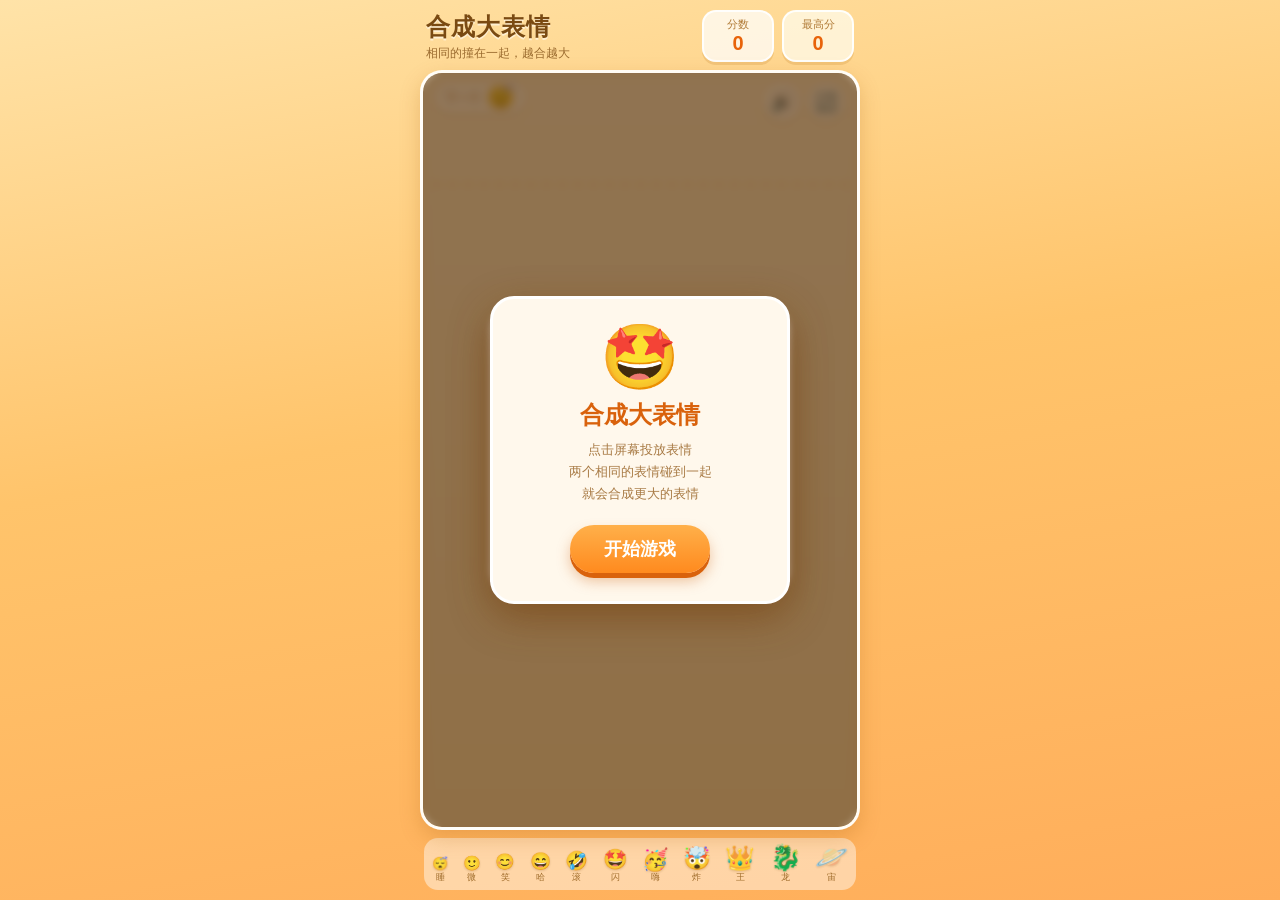
<file: emoji-game/index.html>
<!DOCTYPE html>
<html lang="zh-CN">
<head>
<meta charset="UTF-8">
<meta name="viewport" content="width=device-width, initial-scale=1.0, maximum-scale=1.0, user-scalable=no, viewport-fit=cover">
<meta name="theme-color" content="#ffb74d">
<title>合成大表情</title>
<meta name="description" content="相同的表情撞在一起，越合越大！一个轻松上头的物理合成小游戏。">
<link rel="icon" href="favicon.svg" type="image/svg+xml">
<link rel="stylesheet" href="style.css">
</head>
<body>
<div class="app">
  <header class="hud">
    <div class="hud-left">
      <div class="title">合成大表情</div>
      <div class="subtitle">相同的撞在一起，越合越大</div>
    </div>
    <div class="scores">
      <div class="score-box">
        <span class="score-label">分数</span>
        <span class="score-value" id="score">0</span>
      </div>
      <div class="score-box best">
        <span class="score-label">最高分</span>
        <span class="score-value" id="best">0</span>
      </div>
    </div>
  </header>

  <main class="stage">
    <canvas id="game"></canvas>

    <div class="next-chip">
      <span class="next-label">下一个</span>
      <span class="next-emoji" id="nextEmoji">😴</span>
    </div>

    <button class="icon-btn sound-btn" id="soundBtn" aria-label="音效开关" title="音效开关">
      <span id="soundIcon">🔊</span>
    </button>
    <button class="icon-btn restart-btn" id="restartBtn" aria-label="重新开始" title="重新开始">
      <span>🔄</span>
    </button>

    <div class="overlay" id="overlay">
      <div class="modal">
        <div class="modal-emoji">🎉</div>
        <h2 class="modal-title">游戏结束</h2>
        <p class="modal-line">本局得分 <b id="finalScore">0</b></p>
        <p class="modal-line sub">最高分 <b id="finalBest">0</b></p>
        <button class="primary-btn" id="againBtn">再来一局</button>
      </div>
    </div>

    <div class="overlay start" id="startOverlay">
      <div class="modal">
        <div class="modal-emoji big">🤩</div>
        <h2 class="modal-title">合成大表情</h2>
        <p class="modal-line sub">点击屏幕投放表情<br>两个相同的表情碰到一起<br>就会合成更大的表情</p>
        <button class="primary-btn" id="startBtn">开始游戏</button>
      </div>
    </div>
  </main>

  <footer class="foot">
    <div class="legend" id="legend"></div>
  </footer>
</div>
<script src="matter.min.js"></script>
<script src="game.js"></script>
</body>
</html>
</file>
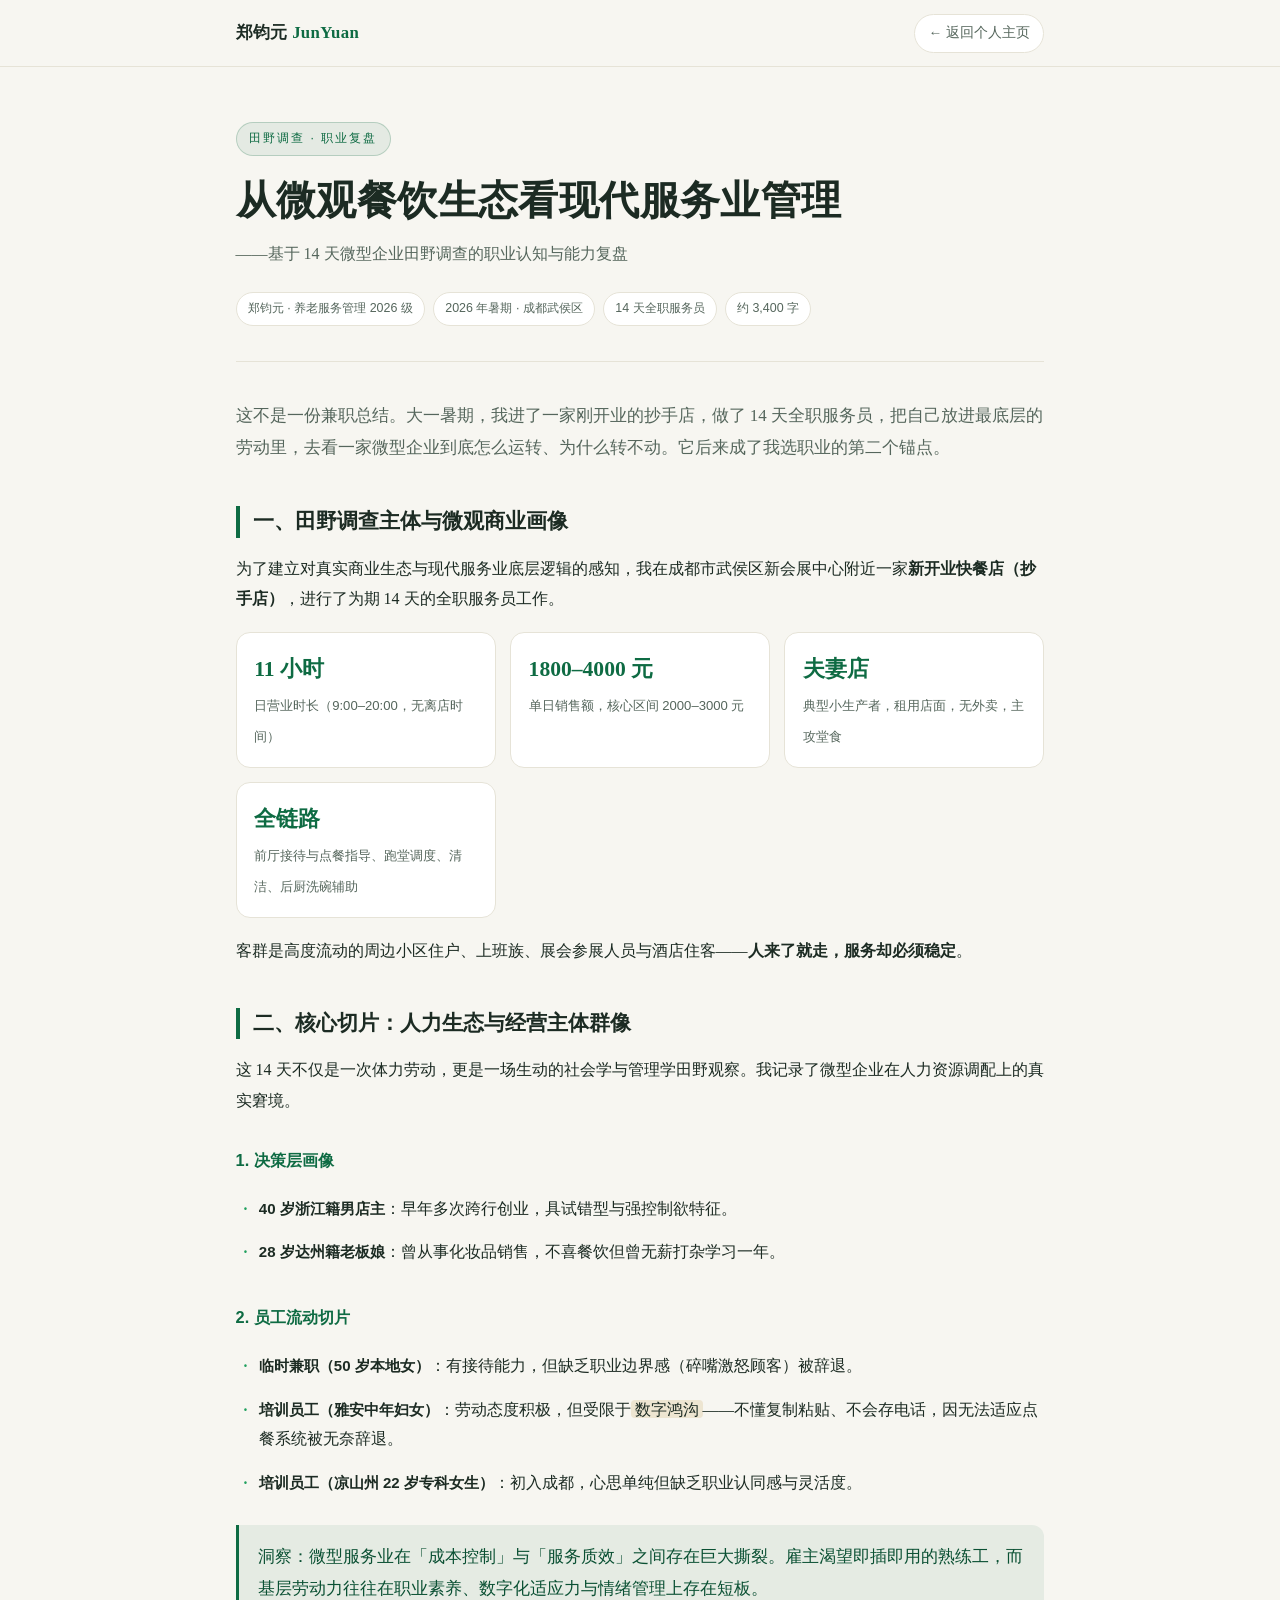
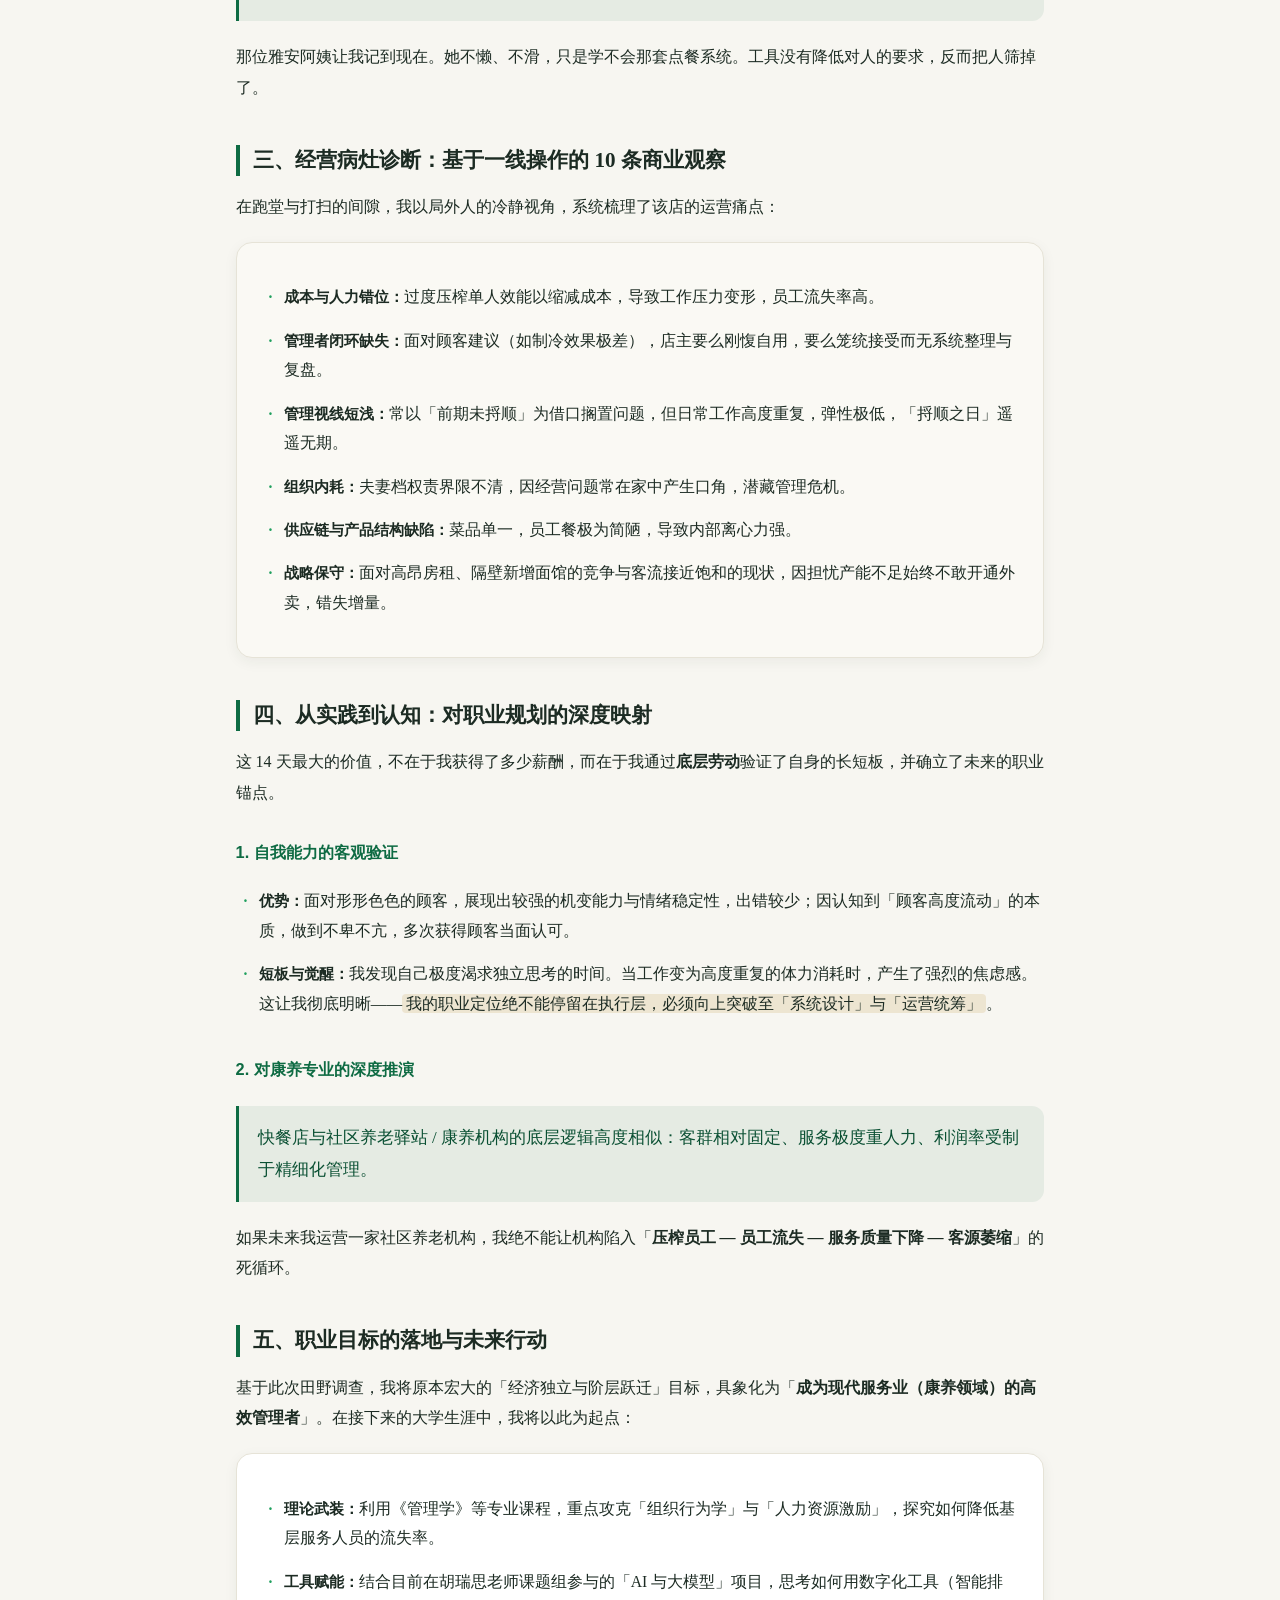
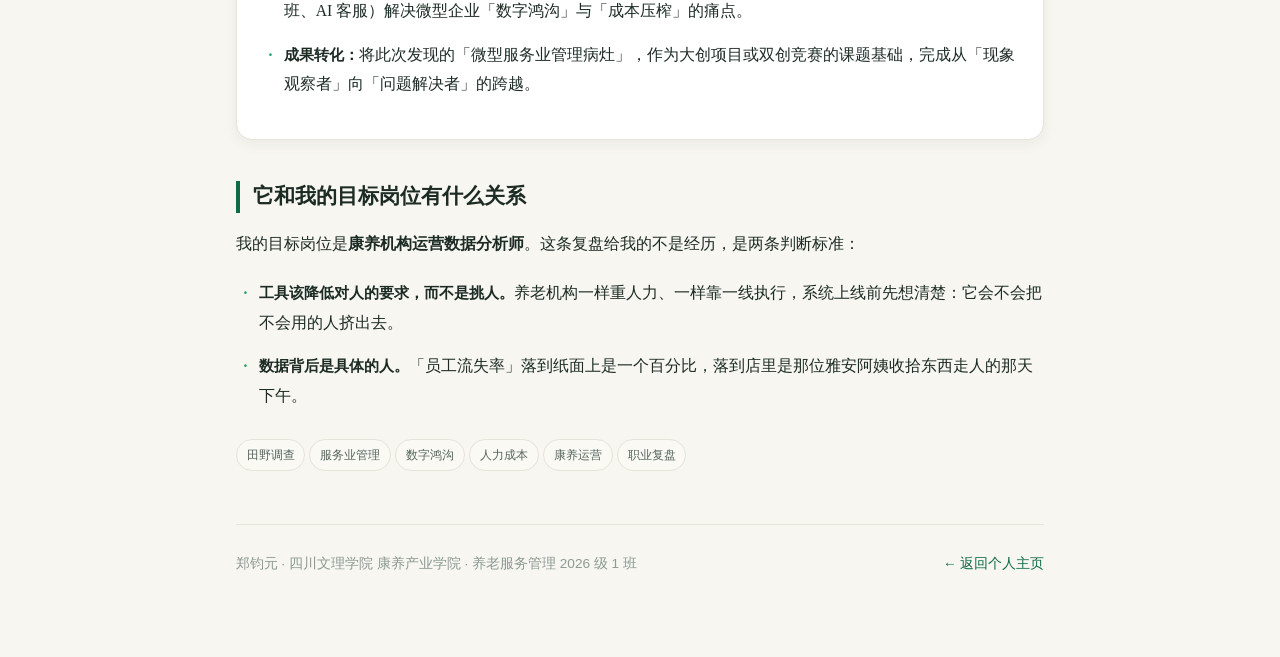
<file: fieldwork.html>
<!DOCTYPE html>
<html lang="zh-CN">
<head>
<meta charset="UTF-8">
<meta name="viewport" content="width=device-width, initial-scale=1">
<title>14天微型企业田野调查 · 职业认知与能力复盘 | 郑钧元</title>
<meta name="description" content="大一暑期在成都一家新开抄手店做满14天全职服务员的田野调查复盘：从人力生态、经营病灶到职业规划的深度映射。">
<style>
    :root{
        --bg:#f7f6f1; --card:#fff; --card-soft:#faf9f4;
        --ink:#1c2b23; --ink-soft:#55665c; --ink-faint:#8c9a90;
        --accent:#0e6b43; --accent-bright:#1fa05e; --accent-soft:rgba(14,107,67,.08);
        --line:#e6e3d7; --gold:#b98a2f;
        --serif:"Noto Serif SC","Songti SC","STSong","SimSun",Georgia,serif;
        --sans:-apple-system,BlinkMacSystemFont,"PingFang SC","Hiragino Sans GB","Microsoft YaHei","Segoe UI",sans-serif;
    }
    *{box-sizing:border-box;margin:0;padding:0}
    body{background:var(--bg);color:var(--ink);font-family:var(--sans);line-height:1.9;-webkit-font-smoothing:antialiased}
    a{color:inherit;text-decoration:none}
    .wrap{max-width:860px;margin:0 auto;padding:0 1.6rem 5rem}

    /* 顶栏 */
    .top{position:sticky;top:0;z-index:20;background:rgba(247,246,241,.92);backdrop-filter:blur(10px);border-bottom:1px solid var(--line)}
    .top-in{max-width:860px;margin:0 auto;padding:.85rem 1.6rem;display:flex;align-items:center;justify-content:space-between;gap:1rem}
    .logo{font-family:var(--serif);font-size:1.05rem;font-weight:700;letter-spacing:.02em}
    .logo em{color:var(--accent);font-style:normal}
    .back{font-size:.85rem;color:var(--ink-soft);border:1px solid var(--line);padding:.35rem .85rem;border-radius:999px;background:var(--card)}
    .back:hover{color:var(--accent);border-color:var(--accent)}

    /* 封面 */
    .cover{padding:3.4rem 0 2.2rem;border-bottom:1px solid var(--line);margin-bottom:2.4rem}
    .kicker{display:inline-block;font-size:.76rem;letter-spacing:.16em;color:var(--accent);background:var(--accent-soft);border:1px solid rgba(14,107,67,.22);padding:.3rem .8rem;border-radius:999px;margin-bottom:1.1rem}
    h1{font-family:var(--serif);font-size:clamp(1.7rem,4.4vw,2.5rem);line-height:1.35;letter-spacing:.01em}
    .sub{font-family:var(--serif);font-size:1rem;color:var(--ink-soft);margin-top:.7rem}
    .meta{display:flex;flex-wrap:wrap;gap:.5rem;margin-top:1.4rem}
    .meta span{font-size:.78rem;color:var(--ink-soft);background:var(--card);border:1px solid var(--line);padding:.25rem .7rem;border-radius:999px}

    /* 正文 */
    h2{font-family:var(--serif);font-size:1.32rem;margin:2.6rem 0 1rem;padding-left:.85rem;border-left:4px solid var(--accent);line-height:1.5}
    h3{font-size:1.02rem;margin:1.8rem 0 .6rem;color:var(--accent);font-weight:700}
    p{font-family:var(--serif);font-size:1rem;color:var(--ink);margin:.75rem 0}
    p.lead{font-size:1.06rem;color:var(--ink-soft)}
    ul{margin:.7rem 0 .7rem .1rem;list-style:none}
    li{font-family:var(--serif);font-size:.98rem;color:var(--ink);padding:.42rem 0 .42rem 1.35rem;position:relative}
    li::before{content:"·";position:absolute;left:.4rem;color:var(--accent-bright);font-weight:700}
    li b{color:var(--ink);font-family:var(--sans);font-size:.94rem}

    .card{background:var(--card);border:1px solid var(--line);border-radius:16px;padding:1.35rem 1.5rem;margin:1.2rem 0;box-shadow:0 4px 14px rgba(28,43,35,.06)}
    .card.soft{background:var(--card-soft)}
    .grid{display:grid;grid-template-columns:repeat(auto-fit,minmax(230px,1fr));gap:.9rem;margin:1.1rem 0}
    .stat{background:var(--card);border:1px solid var(--line);border-radius:14px;padding:1rem 1.1rem}
    .stat b{display:block;font-family:var(--serif);font-size:1.35rem;color:var(--accent)}
    .stat span{font-size:.82rem;color:var(--ink-soft)}
    .quote{font-family:var(--serif);font-size:1.06rem;color:var(--accent-deep,#0a5033);background:var(--accent-soft);border-left:3px solid var(--accent);padding:1rem 1.2rem;border-radius:0 12px 12px 0;margin:1.3rem 0}
    mark{background:rgba(185,138,47,.16);color:inherit;padding:.05em .25em;border-radius:4px}
    strong{color:var(--ink)}
    .tag{display:inline-block;font-size:.74rem;color:var(--ink-soft);background:var(--card-soft);border:1px solid var(--line);padding:.22rem .62rem;border-radius:999px;margin:.15rem .25rem .15rem 0}

    footer{margin-top:3.2rem;padding-top:1.6rem;border-top:1px solid var(--line);font-size:.85rem;color:var(--ink-faint);display:flex;justify-content:space-between;flex-wrap:wrap;gap:.6rem}
    @media(max-width:640px){.cover{padding:2.4rem 0 1.6rem}p,li{font-size:.96rem}}
</style>
</head>
<body>

<header class="top">
    <div class="top-in">
        <a class="logo" href="index.html">郑钧元 <em>JunYuan</em></a>
        <a class="back" href="index.html#projects">← 返回个人主页</a>
    </div>
</header>

<div class="wrap">

    <div class="cover">
        <span class="kicker">田野调查 · 职业复盘</span>
        <h1>从微观餐饮生态看现代服务业管理</h1>
        <p class="sub">——基于 14 天微型企业田野调查的职业认知与能力复盘</p>
        <div class="meta">
            <span>郑钧元 · 养老服务管理 2026 级</span>
            <span>2026 年暑期 · 成都武侯区</span>
            <span>14 天全职服务员</span>
            <span>约 3,400 字</span>
        </div>
    </div>

    <p class="lead">这不是一份兼职总结。大一暑期，我进了一家刚开业的抄手店，做了 14 天全职服务员，把自己放进最底层的劳动里，去看一家微型企业到底怎么运转、为什么转不动。它后来成了我选职业的第二个锚点。</p>

    <h2>一、田野调查主体与微观商业画像</h2>
    <p>为了建立对真实商业生态与现代服务业底层逻辑的感知，我在成都市武侯区新会展中心附近一家<strong>新开业快餐店（抄手店）</strong>，进行了为期 14 天的全职服务员工作。</p>
    <div class="grid">
        <div class="stat"><b>11 小时</b><span>日营业时长（9:00–20:00，无离店时间）</span></div>
        <div class="stat"><b>1800–4000 元</b><span>单日销售额，核心区间 2000–3000 元</span></div>
        <div class="stat"><b>夫妻店</b><span>典型小生产者，租用店面，无外卖，主攻堂食</span></div>
        <div class="stat"><b>全链路</b><span>前厅接待与点餐指导、跑堂调度、清洁、后厨洗碗辅助</span></div>
    </div>
    <p>客群是高度流动的周边小区住户、上班族、展会参展人员与酒店住客——<strong>人来了就走，服务却必须稳定</strong>。</p>

    <h2>二、核心切片：人力生态与经营主体群像</h2>
    <p>这 14 天不仅是一次体力劳动，更是一场生动的社会学与管理学田野观察。我记录了微型企业在人力资源调配上的真实窘境。</p>

    <h3>1. 决策层画像</h3>
    <ul>
        <li><b>40 岁浙江籍男店主</b>：早年多次跨行创业，具试错型与强控制欲特征。</li>
        <li><b>28 岁达州籍老板娘</b>：曾从事化妆品销售，不喜餐饮但曾无薪打杂学习一年。</li>
    </ul>

    <h3>2. 员工流动切片</h3>
    <ul>
        <li><b>临时兼职（50 岁本地女）</b>：有接待能力，但缺乏职业边界感（碎嘴激怒顾客）被辞退。</li>
        <li><b>培训员工（雅安中年妇女）</b>：劳动态度积极，但受限于<mark>数字鸿沟</mark>——不懂复制粘贴、不会存电话，因无法适应点餐系统被无奈辞退。</li>
        <li><b>培训员工（凉山州 22 岁专科女生）</b>：初入成都，心思单纯但缺乏职业认同感与灵活度。</li>
    </ul>

    <div class="quote">洞察：微型服务业在「成本控制」与「服务质效」之间存在巨大撕裂。雇主渴望即插即用的熟练工，而基层劳动力往往在职业素养、数字化适应力与情绪管理上存在短板。</div>

    <p>那位雅安阿姨让我记到现在。她不懒、不滑，只是学不会那套点餐系统。工具没有降低对人的要求，反而把人筛掉了。</p>

    <h2>三、经营病灶诊断：基于一线操作的 10 条商业观察</h2>
    <p>在跑堂与打扫的间隙，我以局外人的冷静视角，系统梳理了该店的运营痛点：</p>
    <div class="card soft">
        <ul>
            <li><b>成本与人力错位：</b>过度压榨单人效能以缩减成本，导致工作压力变形，员工流失率高。</li>
            <li><b>管理者闭环缺失：</b>面对顾客建议（如制冷效果极差），店主要么刚愎自用，要么笼统接受而无系统整理与复盘。</li>
            <li><b>管理视线短浅：</b>常以「前期未捋顺」为借口搁置问题，但日常工作高度重复，弹性极低，「捋顺之日」遥遥无期。</li>
            <li><b>组织内耗：</b>夫妻档权责界限不清，因经营问题常在家中产生口角，潜藏管理危机。</li>
            <li><b>供应链与产品结构缺陷：</b>菜品单一，员工餐极为简陋，导致内部离心力强。</li>
            <li><b>战略保守：</b>面对高昂房租、隔壁新增面馆的竞争与客流接近饱和的现状，因担忧产能不足始终不敢开通外卖，错失增量。</li>
        </ul>
    </div>

    <h2>四、从实践到认知：对职业规划的深度映射</h2>
    <p>这 14 天最大的价值，不在于我获得了多少薪酬，而在于我通过<strong>底层劳动</strong>验证了自身的长短板，并确立了未来的职业锚点。</p>

    <h3>1. 自我能力的客观验证</h3>
    <ul>
        <li><b>优势：</b>面对形形色色的顾客，展现出较强的机变能力与情绪稳定性，出错较少；因认知到「顾客高度流动」的本质，做到不卑不亢，多次获得顾客当面认可。</li>
        <li><b>短板与觉醒：</b>我发现自己极度渴求独立思考的时间。当工作变为高度重复的体力消耗时，产生了强烈的焦虑感。这让我彻底明晰——<mark>我的职业定位绝不能停留在执行层，必须向上突破至「系统设计」与「运营统筹」</mark>。</li>
    </ul>

    <h3>2. 对康养专业的深度推演</h3>
    <div class="quote">快餐店与社区养老驿站 / 康养机构的底层逻辑高度相似：客群相对固定、服务极度重人力、利润率受制于精细化管理。</div>
    <p>如果未来我运营一家社区养老机构，我绝不能让机构陷入「<strong>压榨员工 — 员工流失 — 服务质量下降 — 客源萎缩</strong>」的死循环。</p>

    <h2>五、职业目标的落地与未来行动</h2>
    <p>基于此次田野调查，我将原本宏大的「经济独立与阶层跃迁」目标，具象化为「<strong>成为现代服务业（康养领域）的高效管理者</strong>」。在接下来的大学生涯中，我将以此为起点：</p>
    <div class="card">
        <ul>
            <li><b>理论武装：</b>利用《管理学》等专业课程，重点攻克「组织行为学」与「人力资源激励」，探究如何降低基层服务人员的流失率。</li>
            <li><b>工具赋能：</b>结合目前在胡瑞思老师课题组参与的「AI 与大模型」项目，思考如何用数字化工具（智能排班、AI 客服）解决微型企业「数字鸿沟」与「成本压榨」的痛点。</li>
            <li><b>成果转化：</b>将此次发现的「微型服务业管理病灶」，作为大创项目或双创竞赛的课题基础，完成从「现象观察者」向「问题解决者」的跨越。</li>
        </ul>
    </div>

    <h2>它和我的目标岗位有什么关系</h2>
    <p>我的目标岗位是<strong>康养机构运营数据分析师</strong>。这条复盘给我的不是经历，是两条判断标准：</p>
    <ul>
        <li><b>工具该降低对人的要求，而不是挑人。</b>养老机构一样重人力、一样靠一线执行，系统上线前先想清楚：它会不会把不会用的人挤出去。</li>
        <li><b>数据背后是具体的人。</b>「员工流失率」落到纸面上是一个百分比，落到店里是那位雅安阿姨收拾东西走人的那天下午。</li>
    </ul>
    <p style="margin-top:1.2rem">
        <span class="tag">田野调查</span><span class="tag">服务业管理</span><span class="tag">数字鸿沟</span><span class="tag">人力成本</span><span class="tag">康养运营</span><span class="tag">职业复盘</span>
    </p>

    <footer>
        <span>郑钧元 · 四川文理学院 康养产业学院 · 养老服务管理 2026 级 1 班</span>
        <span><a href="index.html#projects" style="color:var(--accent)">← 返回个人主页</a></span>
    </footer>
</div>

</body>
</html>
</file>
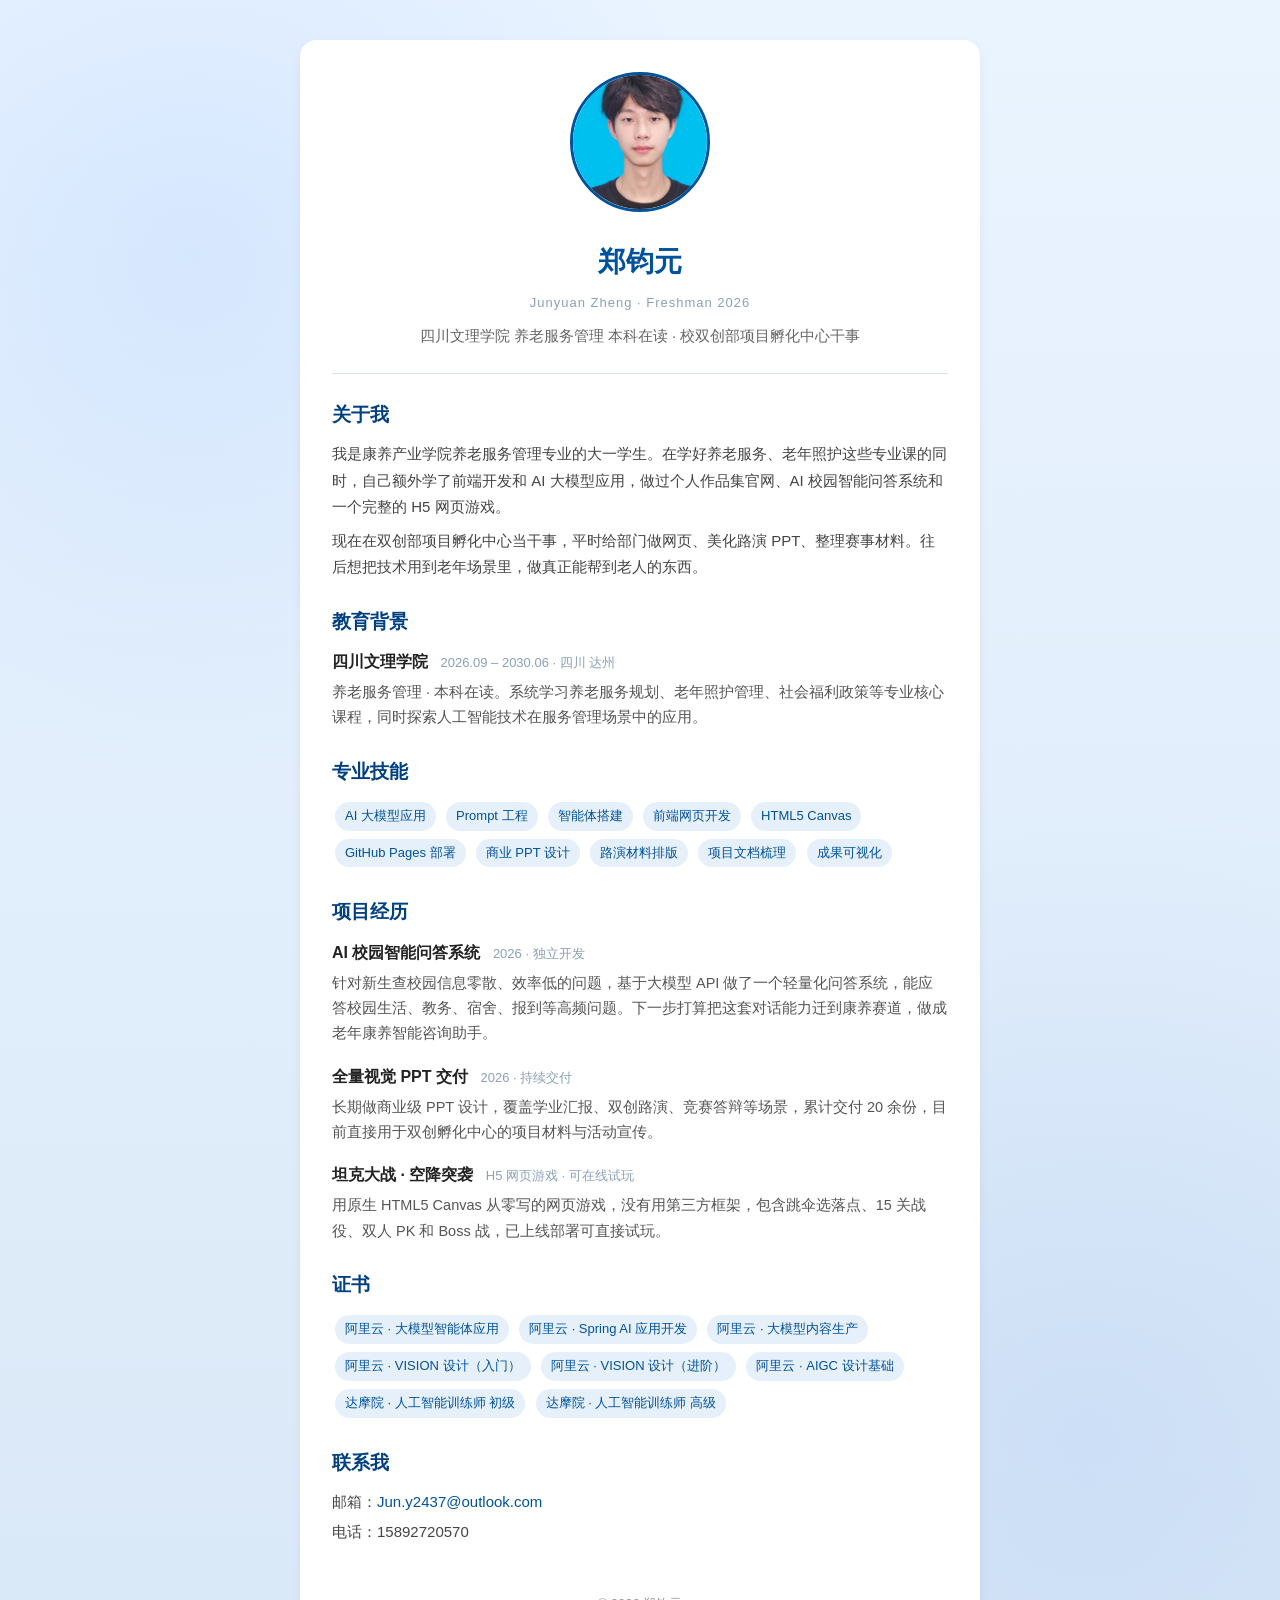
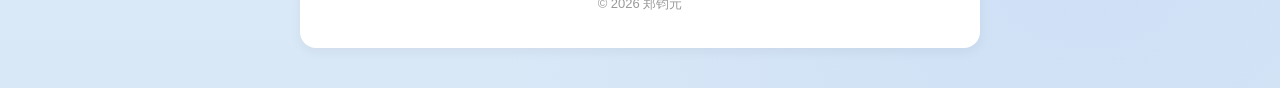
<file: junyuan.html>
<!DOCTYPE html>
<html lang="zh-CN">
<head>
<meta charset="UTF-8">
<meta name="viewport" content="width=device-width, initial-scale=1.0">
<title>个人主页 | 郑钧元</title>
<meta name="description" content="郑钧元 · 四川文理学院养老服务管理专业，自学前端开发与 AI 应用，现任校双创部项目孵化中心干事。">
<style>
*{margin:0;padding:0;box-sizing:border-box;font-family:"Microsoft Yahei","PingFang SC",sans-serif;}
body{
    background:
        radial-gradient(circle at 15% 15%, rgba(180,210,255,0.35), transparent 30%),
        radial-gradient(circle at 85% 85%, rgba(160,190,240,0.25), transparent 35%),
        linear-gradient(180deg, #eaf4ff 0%, #d9e8f7 100%);
    color:#222;
    line-height:1.75;
    animation: fadeIn 0.8s ease;
}
.container{max-width:720px;margin:0 auto;padding:40px 20px;}

.card{
    background:#ffffff;
    border-radius:16px;
    padding:32px;
    box-shadow:0 4px 12px rgba(0,0,0,0.05);
}

.head{text-align:center;padding-bottom:24px;border-bottom:1px solid #dde4ec;margin-bottom:24px;}

.avatar{
    width:140px;
    height:140px;
    border-radius:50%;
    object-fit:cover;
    border:3px solid #00529B;
    margin-bottom:16px;
}

.head h1{color:#00529B;font-size:28px;margin-bottom:6px;}
.head .en{color:#8aa0b8;font-size:13px;letter-spacing:1px;}
.head p{color:#666;font-size:15px;margin-top:8px;}

.section{
    margin-bottom:24px;
    opacity:0;
    transform:translateY(12px);
    animation: slideIn 0.6s ease forwards;
}
.section:nth-of-type(1){animation-delay:0.10s;}
.section:nth-of-type(2){animation-delay:0.18s;}
.section:nth-of-type(3){animation-delay:0.26s;}
.section:nth-of-type(4){animation-delay:0.34s;}
.section:nth-of-type(5){animation-delay:0.42s;}
.section:nth-of-type(6){animation-delay:0.50s;}

.section h2{
    color:#004080;
    margin-bottom:10px;
    font-size:19px;
    position:relative;
    display:inline-block;
}
.section h2::after{
    content:"";
    position:absolute;
    left:0;
    bottom:-4px;
    width:0;
    height:2px;
    background:#00529B;
    transition:width 0.4s ease;
}
.section:hover h2::after{width:100%;}

.section p{color:#444;font-size:15px;}
.section p + p{margin-top:8px;}

.item{margin-bottom:16px;}
.item:last-child{margin-bottom:0;}
.item h3{font-size:16px;color:#222;font-weight:600;}
.item h3 span{font-weight:400;color:#8aa0b8;font-size:13px;margin-left:8px;}
.item p{color:#555;font-size:14.5px;margin-top:4px;}

.tag{
    display:inline-block;
    background:#e6f0fa;
    color:#00529B;
    padding:3px 10px;
    border-radius:16px;
    font-size:13px;
    margin:4px 3px;
    transition: background 0.3s ease, transform 0.2s ease, box-shadow 0.3s ease;
}
.tag:hover{
    background:#c9e1f7;
    transform:translateY(-2px) scale(1.03);
    box-shadow:0 4px 10px rgba(0,82,155,0.15);
}

.contact{font-size:15px;color:#444;}
.contact a{color:#00529B;text-decoration:none;}
.contact a:hover{text-decoration:underline;}
.contact div{margin-bottom:4px;}

footer{text-align:center;padding-top:24px;color:#999;font-size:13px;}

@keyframes fadeIn{from{opacity:0;}to{opacity:1;}}
@keyframes slideIn{to{opacity:1;transform:translateY(0);}}

@media (max-width:600px){
    .container{padding:20px 12px;}
    .card{padding:22px;}
    .head h1{font-size:24px;}
    .avatar{width:112px;height:112px;}
}
@media (prefers-reduced-motion: reduce){
    body,.section{animation:none;}
    .section{opacity:1;transform:none;}
}
</style>
</head>
<body>
<div class="container">
<div class="card">

    <div class="head">
        <img class="avatar" src="https://juny186.github.io/personal-website/%E5%A4%B4%E5%83%8F.jpg" alt="郑钧元">
        <h1>郑钧元</h1>
        <div class="en">Junyuan Zheng · Freshman 2026</div>
        <p>四川文理学院 养老服务管理 本科在读 · 校双创部项目孵化中心干事</p>
    </div>

    <div class="section">
        <h2>关于我</h2>
        <p>我是康养产业学院养老服务管理专业的大一学生。在学好养老服务、老年照护这些专业课的同时，自己额外学了前端开发和 AI 大模型应用，做过个人作品集官网、AI 校园智能问答系统和一个完整的 H5 网页游戏。</p>
        <p>现在在双创部项目孵化中心当干事，平时给部门做网页、美化路演 PPT、整理赛事材料。往后想把技术用到老年场景里，做真正能帮到老人的东西。</p>
    </div>

    <div class="section">
        <h2>教育背景</h2>
        <div class="item">
            <h3>四川文理学院 <span>2026.09 – 2030.06 · 四川 达州</span></h3>
            <p>养老服务管理 · 本科在读。系统学习养老服务规划、老年照护管理、社会福利政策等专业核心课程，同时探索人工智能技术在服务管理场景中的应用。</p>
        </div>
    </div>

    <div class="section">
        <h2>专业技能</h2>
        <p>
            <span class="tag">AI 大模型应用</span>
            <span class="tag">Prompt 工程</span>
            <span class="tag">智能体搭建</span>
            <span class="tag">前端网页开发</span>
            <span class="tag">HTML5 Canvas</span>
            <span class="tag">GitHub Pages 部署</span>
            <span class="tag">商业 PPT 设计</span>
            <span class="tag">路演材料排版</span>
            <span class="tag">项目文档梳理</span>
            <span class="tag">成果可视化</span>
        </p>
    </div>

    <div class="section">
        <h2>项目经历</h2>

        <div class="item">
            <h3>AI 校园智能问答系统 <span>2026 · 独立开发</span></h3>
            <p>针对新生查校园信息零散、效率低的问题，基于大模型 API 做了一个轻量化问答系统，能应答校园生活、教务、宿舍、报到等高频问题。下一步打算把这套对话能力迁到康养赛道，做成老年康养智能咨询助手。</p>
        </div>

        <div class="item">
            <h3>全量视觉 PPT 交付 <span>2026 · 持续交付</span></h3>
            <p>长期做商业级 PPT 设计，覆盖学业汇报、双创路演、竞赛答辩等场景，累计交付 20 余份，目前直接用于双创孵化中心的项目材料与活动宣传。</p>
        </div>

        <div class="item">
            <h3>坦克大战 · 空降突袭 <span>H5 网页游戏 · 可在线试玩</span></h3>
            <p>用原生 HTML5 Canvas 从零写的网页游戏，没有用第三方框架，包含跳伞选落点、15 关战役、双人 PK 和 Boss 战，已上线部署可直接试玩。</p>
        </div>
    </div>

    <div class="section">
        <h2>证书</h2>
        <p>
            <span class="tag">阿里云 · 大模型智能体应用</span>
            <span class="tag">阿里云 · Spring AI 应用开发</span>
            <span class="tag">阿里云 · 大模型内容生产</span>
            <span class="tag">阿里云 · VISION 设计（入门）</span>
            <span class="tag">阿里云 · VISION 设计（进阶）</span>
            <span class="tag">阿里云 · AIGC 设计基础</span>
            <span class="tag">达摩院 · 人工智能训练师 初级</span>
            <span class="tag">达摩院 · 人工智能训练师 高级</span>
        </p>
    </div>

    <div class="section">
        <h2>联系我</h2>
        <div class="contact">
            <div>邮箱：<a href="mailto:Jun.y2437@outlook.com">Jun.y2437@outlook.com</a></div>
            <div>电话：15892720570</div>
        </div>
    </div>

    <footer>© 2026 郑钧元</footer>

</div>
</div>
</body>
</html>
</file>
<file: emoji-game/style.css>
* { margin: 0; padding: 0; box-sizing: border-box; -webkit-tap-highlight-color: transparent; }

:root {
  --cream: #fff8ec;
  --orange: #ff9a3c;
  --orange-deep: #f57c00;
  --ink: #5b3a1a;
}

html, body {
  height: 100%;
  font-family: -apple-system, BlinkMacSystemFont, "PingFang SC", "Microsoft YaHei", "Segoe UI", sans-serif;
  color: var(--ink);
  background: linear-gradient(170deg, #ffe3a8 0%, #ffc46b 45%, #ffad5a 100%);
  overflow: hidden;
  user-select: none;
  -webkit-user-select: none;
  touch-action: none;
}

.app {
  max-width: 460px;
  margin: 0 auto;
  height: 100%;
  display: flex;
  flex-direction: column;
  padding: env(safe-area-inset-top) 10px env(safe-area-inset-bottom);
}

/* ---------- HUD ---------- */
.hud {
  display: flex;
  align-items: center;
  justify-content: space-between;
  gap: 10px;
  padding: 10px 6px 8px;
}
.title {
  font-size: 24px;
  font-weight: 900;
  letter-spacing: 1px;
  color: #7a4a12;
  text-shadow: 0 2px 0 rgba(255,255,255,.55);
}
.subtitle { font-size: 12px; color: #9a6a2e; margin-top: 2px; }

.scores { display: flex; gap: 8px; }
.score-box {
  background: rgba(255, 255, 255, .72);
  border: 2px solid rgba(255, 255, 255, .9);
  border-radius: 14px;
  padding: 5px 12px;
  min-width: 72px;
  text-align: center;
  box-shadow: 0 3px 0 rgba(180, 110, 20, .18);
}
.score-box.best { background: rgba(255, 246, 220, .9); }
.score-label { display: block; font-size: 11px; color: #b07a36; }
.score-value { display: block; font-size: 20px; font-weight: 800; color: #e8630a; line-height: 1.15; }
.score-value.pop { animation: scorepop .3s ease; }
@keyframes scorepop {
  0% { transform: scale(1); }
  40% { transform: scale(1.35); color: #ff3d00; }
  100% { transform: scale(1); }
}

/* ---------- 舞台 ---------- */
.stage {
  position: relative;
  flex: 1;
  min-height: 0;
  border-radius: 22px;
  overflow: hidden;
  background: linear-gradient(180deg, #fff6e0 0%, #ffe9bf 100%);
  border: 3px solid rgba(255, 255, 255, .85);
  box-shadow: inset 0 2px 10px rgba(200, 130, 30, .15),
              0 8px 20px rgba(170, 95, 10, .25);
}
#game { display: block; width: 100%; height: 100%; }

.next-chip {
  position: absolute;
  top: 10px;
  left: 12px;
  display: flex;
  align-items: center;
  gap: 6px;
  background: rgba(255, 255, 255, .8);
  border-radius: 999px;
  padding: 4px 12px 4px 10px;
  font-size: 12px;
  color: #a0682a;
  box-shadow: 0 2px 6px rgba(170, 95, 10, .18);
  pointer-events: none;
}
.next-emoji { font-size: 22px; line-height: 1; }

.icon-btn {
  position: absolute;
  top: 10px;
  width: 38px;
  height: 38px;
  border-radius: 50%;
  border: 2px solid rgba(255,255,255,.9);
  background: rgba(255, 255, 255, .8);
  font-size: 18px;
  cursor: pointer;
  box-shadow: 0 2px 6px rgba(170, 95, 10, .22);
  display: flex;
  align-items: center;
  justify-content: center;
  transition: transform .12s ease;
}
.icon-btn:active { transform: scale(.88); }
.sound-btn { right: 56px; }
.restart-btn { right: 12px; }

/* ---------- 弹层 ---------- */
.overlay {
  position: absolute;
  inset: 0;
  background: rgba(90, 50, 10, .42);
  backdrop-filter: blur(3px);
  display: flex;
  align-items: center;
  justify-content: center;
  z-index: 10;
  opacity: 1;
  transition: opacity .25s ease;
}
.overlay.hidden { opacity: 0; pointer-events: none; }

.modal {
  background: var(--cream);
  border-radius: 24px;
  padding: 26px 30px 28px;
  text-align: center;
  width: min(82%, 300px);
  box-shadow: 0 14px 40px rgba(120, 60, 0, .35);
  border: 3px solid #fff;
  animation: modalin .35s cubic-bezier(.2, 1.4, .4, 1);
}
@keyframes modalin {
  from { transform: scale(.7) translateY(20px); opacity: 0; }
  to { transform: scale(1) translateY(0); opacity: 1; }
}
.modal-emoji { font-size: 52px; line-height: 1; animation: bounce 1.6s ease-in-out infinite; }
.modal-emoji.big { font-size: 64px; }
@keyframes bounce {
  0%, 100% { transform: translateY(0); }
  50% { transform: translateY(-8px); }
}
.modal-title { font-size: 24px; margin: 10px 0 8px; color: #d9620c; }
.modal-line { font-size: 15px; color: #8a5a28; margin: 4px 0; }
.modal-line.sub { font-size: 13px; line-height: 1.7; color: #a87a44; }
.modal-line b { color: #e8630a; font-size: 19px; }

.primary-btn {
  margin-top: 16px;
  border: none;
  cursor: pointer;
  font-size: 18px;
  font-weight: 800;
  color: #fff;
  padding: 12px 34px;
  border-radius: 999px;
  background: linear-gradient(180deg, #ffb04a, #ff8a1e);
  box-shadow: 0 5px 0 #d9620c, 0 8px 14px rgba(200, 90, 0, .35);
  transition: transform .1s ease, box-shadow .1s ease;
}
.primary-btn:active {
  transform: translateY(4px);
  box-shadow: 0 1px 0 #d9620c, 0 3px 8px rgba(200, 90, 0, .3);
}

/* ---------- 底部图鉴 ---------- */
.foot { padding: 8px 4px 10px; }
.legend {
  display: flex;
  justify-content: space-between;
  align-items: flex-end;
  gap: 2px;
  background: rgba(255,255,255,.45);
  border-radius: 14px;
  padding: 6px 8px;
}
.legend .cell {
  display: flex;
  flex-direction: column;
  align-items: center;
  gap: 1px;
  opacity: .92;
}
.legend .cell .e { line-height: 1; filter: drop-shadow(0 1px 1px rgba(120,70,10,.25)); }
.legend .cell .n { font-size: 9px; color: #96621f; }

@media (max-height: 640px) {
  .title { font-size: 20px; }
  .subtitle { display: none; }
  .modal { padding: 18px 24px 20px; }
  .modal-emoji { font-size: 40px; }
  .modal-emoji.big { font-size: 48px; }
  .foot { display: none; }
}
</file>
